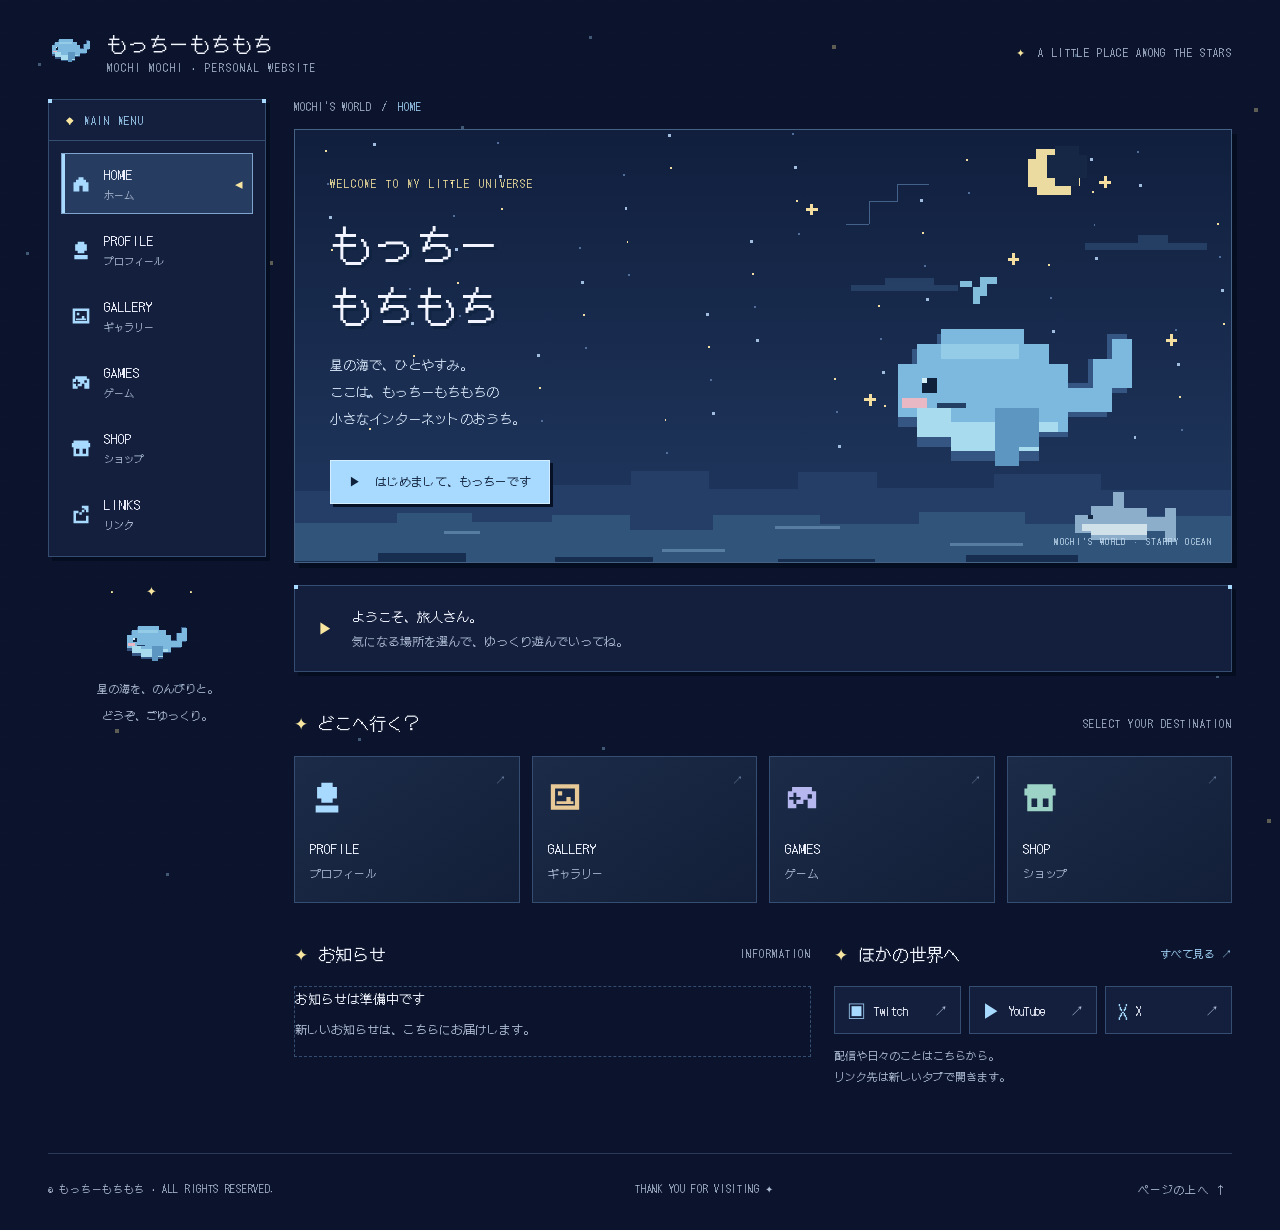
<file: index.html>
<!doctype html>
<html lang="ja"><head><meta charset="utf-8"><meta name="viewport" content="width=device-width,initial-scale=1"><title>もっちーもちもち | 星空の小さなおうち</title><meta name="description" content="VTuber・クリエイター「もっちーもちもち」の個人サイト。配信や作品の世界を、星空のホームページから探索しよう。"><meta name="theme-color" content="#0b142c"><meta property="og:title" content="もっちーもちもち | 星空の小さなおうち"><meta property="og:description" content="VTuber・クリエイター「もっちーもちもち」の個人サイト。配信や作品の世界を、星空のホームページから探索しよう。"><meta property="og:type" content="website"><meta property="og:locale" content="ja_JP"><link rel="icon" type="image/svg+xml" href="assets/images/whale.svg"><link rel="stylesheet" href="assets/css/style.css"><link rel="stylesheet" href="assets/css/layout.css"><script defer src="data/site.js"></script><script defer src="data/news.js"></script><script defer src="data/gallery.js"></script><script defer src="data/games.js"></script><script defer src="data/shop.js"></script><script defer src="assets/js/app.js"></script><script defer src="assets/js/layout.js"></script></head>
<body data-page="home" id="top"><a class="skip" href="#main">本文へスキップ</a><div class="stars" aria-hidden="true"></div><div id="site-shell"><header class="site-header"><a class="brand" href="index.html"><img src="assets/images/whale.svg" width="46" height="31" alt=""><span><strong>もっちーもちもち</strong><small>MOCHI MOCHI · PERSONAL WEBSITE</small></span></a><div class="header-note"><span>✦</span> A LITTLE PLACE AMONG THE STARS</div></header><div class="world"><aside class="sidebar"><nav class="window" aria-label="メインメニュー"><div class="window-title">MAIN MENU</div><div class="menu"><a href="index.html" aria-current="page"><svg class="icon" viewBox="0 0 24 24" aria-hidden="true" fill="currentColor"><path d="M3 10h3V7h3V4h6v3h3v3h3v11h-7v-7h-4v7H3Z"/></svg><span><b>HOME</b><small>ホーム</small></span></a><a href="profile.html"><svg class="icon" viewBox="0 0 24 24" aria-hidden="true" fill="currentColor"><path d="M8 2h8v3h3v8h-3v3H8v-3H5V5h3Zm-4 16h16v5H4Z"/></svg><span><b>PROFILE</b><small>プロフィール</small></span></a><a href="gallery.html"><svg class="icon" viewBox="0 0 24 24" aria-hidden="true" fill="currentColor"><path d="M2 3h20v18H2Zm3 3v12h14V6ZM7 8h3v3H7Zm3 7h3v-3h3v3h2v2H6v-2Z"/></svg><span><b>GALLERY</b><small>ギャラリー</small></span></a><a href="games.html"><svg class="icon" viewBox="0 0 24 24" aria-hidden="true" fill="currentColor"><path d="M5 5h14v3h3v12h-6v-3H8v3H2V8h3Zm1 4v3H3v2h3v3h2v-3h3v-2H8V9Zm10 1v3h3v-3Zm-3 4v3h3v-3Z"/></svg><span><b>GAMES</b><small>ゲーム</small></span></a><a href="shop.html"><svg class="icon" viewBox="0 0 24 24" aria-hidden="true" fill="currentColor"><path d="M3 3h18v3h2v5h-2v11H3V11H1V6h2Zm3 10v6h4v-6Zm8 0v6h4v-6Z"/></svg><span><b>SHOP</b><small>ショップ</small></span></a><a href="links.html"><svg class="icon" viewBox="0 0 24 24" aria-hidden="true" fill="currentColor"><path d="M13 2h8v8h-3V7h-2v3h-3v3h-3v-3h3V7h3V5h-3ZM3 8h6v3H6v9h12v-6h3v9H3Z"/></svg><span><b>LINKS</b><small>リンク</small></span></a></div></nav><div class="sidebar-bottom"><div class="tiny-stars" aria-hidden="true">· ✦ ·</div><img src="assets/images/whale.svg" width="72" height="47" alt="" loading="lazy"><p>星の海を、のんびりと。</p><p>どうぞ、ごゆっくり。</p></div></aside><main id="main" tabindex="-1"><div class="breadcrumb"><a href="index.html">MOCHI'S WORLD</a><span>/</span><span>HOME</span></div><section class="hero" aria-labelledby="home-title"><img class="hero-art" src="assets/images/star-ocean.svg" width="960" height="500" alt="星空の海を泳ぐドット絵のクジラとサメ"><div class="hero-content"><p class="eyebrow">WELCOME TO MY LITTLE UNIVERSE</p><h1 id="home-title"><span>もっちー</span><span>もちもち</span></h1><p class="intro">星の海で、ひとやすみ。<br>ここは、もっちーもちもちの<br>小さなインターネットのおうち。</p><a class="button" href="profile.html"><span aria-hidden="true">▶</span> はじめまして、もっちーです</a></div><span class="hero-coordinate">MOCHI'S WORLD · STARRY OCEAN</span></section>
<div class="welcome window"><span class="cursor" aria-hidden="true">▶</span><p><strong>ようこそ、旅人さん。</strong><br>気になる場所を選んで、ゆっくり遊んでいってね。</p></div>
<section class="section"><div class="section-heading"><h2>どこへ行く？</h2><small>SELECT YOUR DESTINATION</small></div><div class="destinations"><a class="destination" href="profile.html"><span class="arrow" aria-hidden="true">↗</span><svg class="icon" viewBox="0 0 24 24" aria-hidden="true" fill="currentColor"><path d="M8 2h8v3h3v8h-3v3H8v-3H5V5h3Zm-4 16h16v5H4Z"/></svg><b>PROFILE</b><small>プロフィール</small></a><a class="destination" href="gallery.html"><span class="arrow" aria-hidden="true">↗</span><svg class="icon" viewBox="0 0 24 24" aria-hidden="true" fill="currentColor"><path d="M2 3h20v18H2Zm3 3v12h14V6ZM7 8h3v3H7Zm3 7h3v-3h3v3h2v2H6v-2Z"/></svg><b>GALLERY</b><small>ギャラリー</small></a><a class="destination" href="games.html"><span class="arrow" aria-hidden="true">↗</span><svg class="icon" viewBox="0 0 24 24" aria-hidden="true" fill="currentColor"><path d="M5 5h14v3h3v12h-6v-3H8v3H2V8h3Zm1 4v3H3v2h3v3h2v-3h3v-2H8V9Zm10 1v3h3v-3Zm-3 4v3h3v-3Z"/></svg><b>GAMES</b><small>ゲーム</small></a><a class="destination" href="shop.html"><span class="arrow" aria-hidden="true">↗</span><svg class="icon" viewBox="0 0 24 24" aria-hidden="true" fill="currentColor"><path d="M3 3h18v3h2v5h-2v11H3V11H1V6h2Zm3 10v6h4v-6Zm8 0v6h4v-6Z"/></svg><b>SHOP</b><small>ショップ</small></a></div></section>
<div class="home-bottom"><section class="section"><div class="section-heading"><h2>お知らせ</h2><small>INFORMATION</small></div><ul class="news-list" data-news data-widget="news"><li class="quiet"><b>お知らせは準備中です</b><p>新しいお知らせは、こちらにお届けします。</p></li></ul></section><section class="section"><div class="section-heading"><h2>ほかの世界へ</h2><a href="links.html">すべて見る ↗</a></div><div class="socials-compact" data-socials="compact" data-widget="compact"></div><p class="subtle">配信や日々のことはこちらから。<br>リンク先は新しいタブで開きます。</p></section></div><noscript><p class="noscript">作品データとSNSリンクの表示にはJavaScriptを有効にしてください。各ページへの移動は上のメニューから行えます。</p></noscript></main></div><footer class="site-footer"><span>© もっちーもちもち · ALL RIGHTS RESERVED.</span><span>THANK YOU FOR VISITING <span aria-hidden="true">✦</span></span><a href="#top">ページの上へ ↑</a></footer></div><main id="custom-layout" hidden aria-label="ページ本文"></main></body></html>
</file>
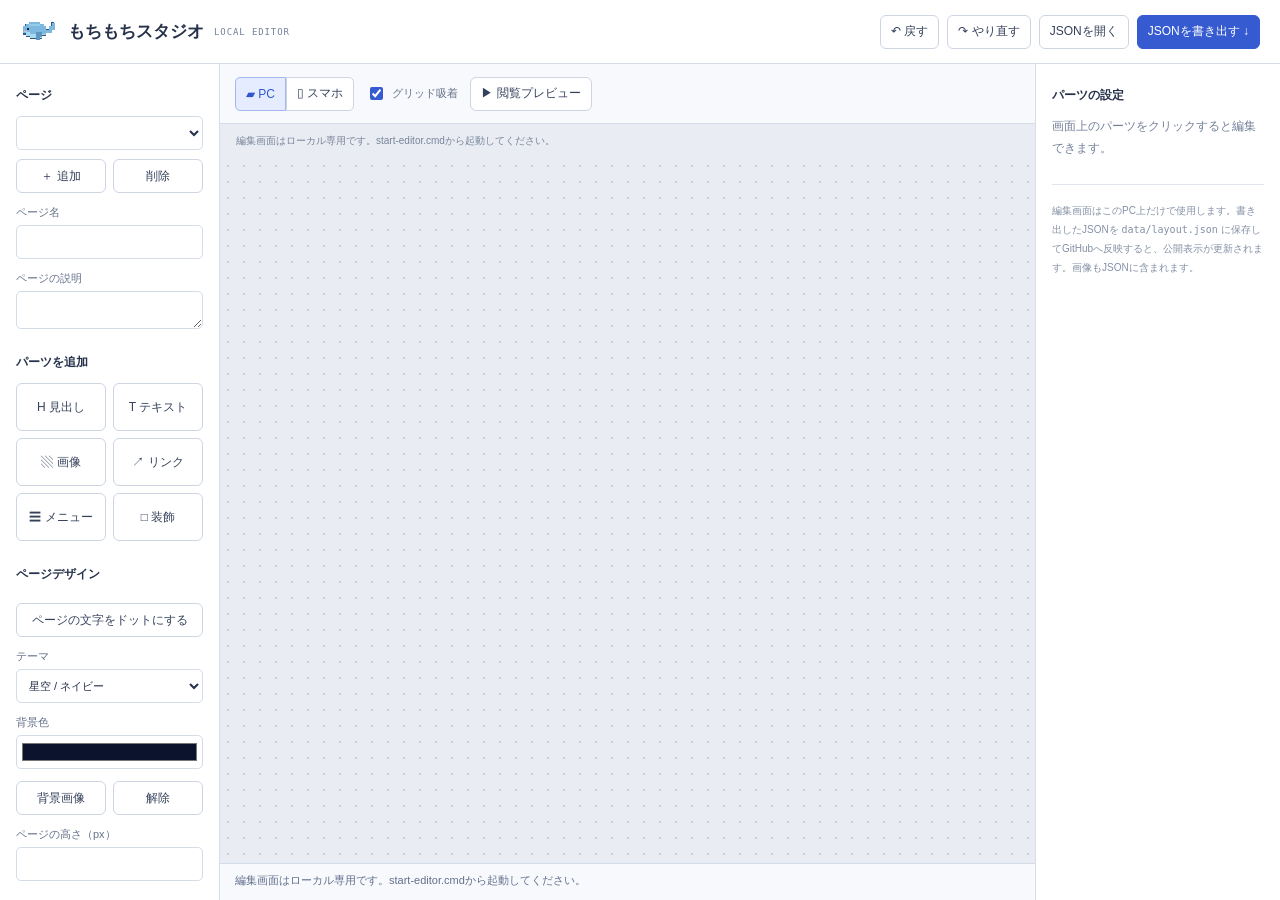
<file: editor/index.html>
<!doctype html>
<html lang="ja"><head><meta charset="utf-8"><meta name="viewport" content="width=device-width,initial-scale=1"><meta name="robots" content="noindex,nofollow"><title>もちもちスタジオ | ローカル編集</title><link rel="icon" href="../assets/images/whale.svg"><link rel="stylesheet" href="../assets/css/layout.css"><link rel="stylesheet" href="editor.css"><script defer src="../assets/js/layout.js"></script><script defer src="editor.js"></script></head>
<body><header class="editor-header"><div class="editor-brand"><img src="../assets/images/whale.svg" width="38" height="25" alt=""><strong>もちもちスタジオ</strong><span>LOCAL EDITOR</span></div><div class="header-actions"><button id="undo" title="Ctrl+Z">↶ 戻す</button><button id="redo" title="Ctrl+Shift+Z">↷ やり直す</button><button id="import">JSONを開く</button><button id="export" class="primary">JSONを書き出す ↓</button><input id="import-file" type="file" accept="application/json,.json" hidden></div></header>
<div class="editor-workspace"><aside class="left-panel"><h2>ページ</h2><select id="pages" aria-label="編集中のページ"></select><div class="button-row"><button id="add-page">＋ 追加</button><button id="delete-page">削除</button></div><label>ページ名<input id="page-title" maxlength="200"></label><label>ページの説明<textarea id="page-description" rows="2"></textarea></label><h2>パーツを追加</h2><div class="add-grid"><button data-add="heading">H 見出し</button><button data-add="text">T テキスト</button><button id="add-image">▧ 画像</button><button data-add="link">↗ リンク</button><button id="add-menu">☰ メニュー</button><button data-add="panel">□ 装飾</button></div><input id="image-file" type="file" accept="image/png,image/jpeg,image/webp,image/gif" multiple hidden>
<h2>ページデザイン</h2><button id="pixel-page" class="wide">ページの文字をドットにする</button><label>テーマ<select id="theme"><option value="starry">星空 / ネイビー</option><option value="paper">紙とインク / クリーム</option><option value="garden">ガーデン / セージ</option><option value="pop">ポップ / ラベンダー</option></select></label><label>背景色<input id="page-background" type="color" value="#0b142c"></label><div class="button-row"><button id="background-image">背景画像</button><button id="clear-background">解除</button></div><input id="background-file" type="file" accept="image/png,image/jpeg,image/webp,image/gif" hidden><label>ページの高さ（px）<input id="page-height" type="number" min="200" max="30000" step="10"></label><button id="reset-page" class="wide">標準デザインに戻す</button><h2>レイヤー</h2><div id="layers" class="layers" aria-label="要素の一覧"></div></aside>
<section class="canvas-area" aria-label="ビジュアル編集キャンバス"><div class="canvas-toolbar"><div class="segmented" role="group" aria-label="表示サイズ"><button id="desktop" aria-pressed="true">▰ PC</button><button id="mobile" aria-pressed="false">▯ スマホ</button></div><label class="check"><input id="snap" type="checkbox" checked> グリッド吸着</label><button id="preview" aria-pressed="false">▶ 閲覧プレビュー</button><span id="zoom"></span></div><p class="canvas-hint" id="hint">クリックで選択、ドラッグで移動。右下のハンドルでサイズ変更。PCとスマホの配置は個別に保存します。</p><div class="canvas-scroll" id="canvas-scroll"><div id="canvas-wrap"><div id="canvas" class="layout-stage"></div><div id="selection" hidden><span id="selection-name"></span><button id="resize-handle" aria-label="ドラッグしてサイズ変更" title="サイズ変更"></button></div></div></div><div id="status" role="status" aria-live="polite">エディターを起動しています…</div></section>
<aside class="right-panel"><h2>パーツの設定</h2><p id="no-selection" class="muted">画面上のパーツをクリックすると編集できます。</p><div id="inspector" hidden><label>名前<input id="element-name" maxlength="120"></label><label class="for-copy">文字<textarea id="element-text" rows="4"></textarea></label><label class="for-link">リンク先<input id="element-href" placeholder="https://… または profile.html"></label><label class="for-image">画像の説明（代替テキスト）<input id="element-alt"></label><label class="check for-image"><input id="element-pixel" type="checkbox"> ドットをくっきり表示</label><label class="for-image">画像の表示<select id="element-fit"><option value="contain">全体を収める</option><option value="cover">枠いっぱいに表示</option></select></label><button id="replace-image" class="for-image wide">画像を差し替え</button><input id="replace-file" type="file" accept="image/png,image/jpeg,image/webp,image/gif" hidden>
<div class="field-grid"><label>X<input id="element-x" type="number" min="-5000" max="30000"></label><label>Y<input id="element-y" type="number" min="-5000" max="30000"></label><label>幅<input id="element-w" type="number" min="1" max="10000"></label><label>高さ<input id="element-h" type="number" min="1" max="30000"></label></div><label class="check"><input id="element-hidden" type="checkbox"> この表示サイズで非表示</label><div class="for-copy"><label>フォント<select id="element-font"><option value="pixel">ドットゴシック（日・英）</option><option value="sans">ゴシック</option><option value="serif">明朝</option><option value="mono">等幅</option><option value="rounded">ラウンド</option></select></label><div class="field-grid"><label>文字サイズ<input id="element-fontSize" type="number" min="8" max="300"></label><label>文字色<input id="element-color" type="color"></label></div><label class="check"><input id="element-bold" type="checkbox"> 太字</label><label>文字揃え<select id="element-align"><option value="left">左</option><option value="center">中央</option><option value="right">右</option></select></label></div><div class="field-grid"><label>背景色<input id="element-background" type="color"></label><label>角丸<input id="element-radius" type="number" min="0" max="1000"></label><label>枠線色<input id="element-borderColor" type="color"></label><label>枠線幅<input id="element-borderWidth" type="number" min="0" max="30"></label></div><button id="transparent" class="wide">背景を透明にする</button><label>重なり順<input id="element-z" type="number" min="-1000" max="10000"></label><div class="button-row"><button id="backward">↓ 背面</button><button id="forward">↑ 前面</button></div><div class="button-row"><button id="duplicate">複製</button><button id="delete" class="danger">削除</button></div></div><div class="editor-note">編集画面はこのPC上だけで使用します。書き出したJSONを <code>data/layout.json</code> に保存してGitHubへ反映すると、公開表示が更新されます。画像もJSONに含まれます。</div></aside></div>
<dialog id="page-dialog"><form method="dialog"><h2>新しいページ</h2><label>ページ名<input id="new-page-title" required maxlength="100" value="新しいページ"></label><p class="muted">ページのURLは自動で作成します。</p><div class="button-row"><button value="cancel" formnovalidate>キャンセル</button><button id="confirm-page" value="create" class="primary">作成</button></div></form></dialog>
<iframe id="baseline-frame" title="標準レイアウトの取り込み" tabindex="-1" aria-hidden="true"></iframe></body></html>
</file>
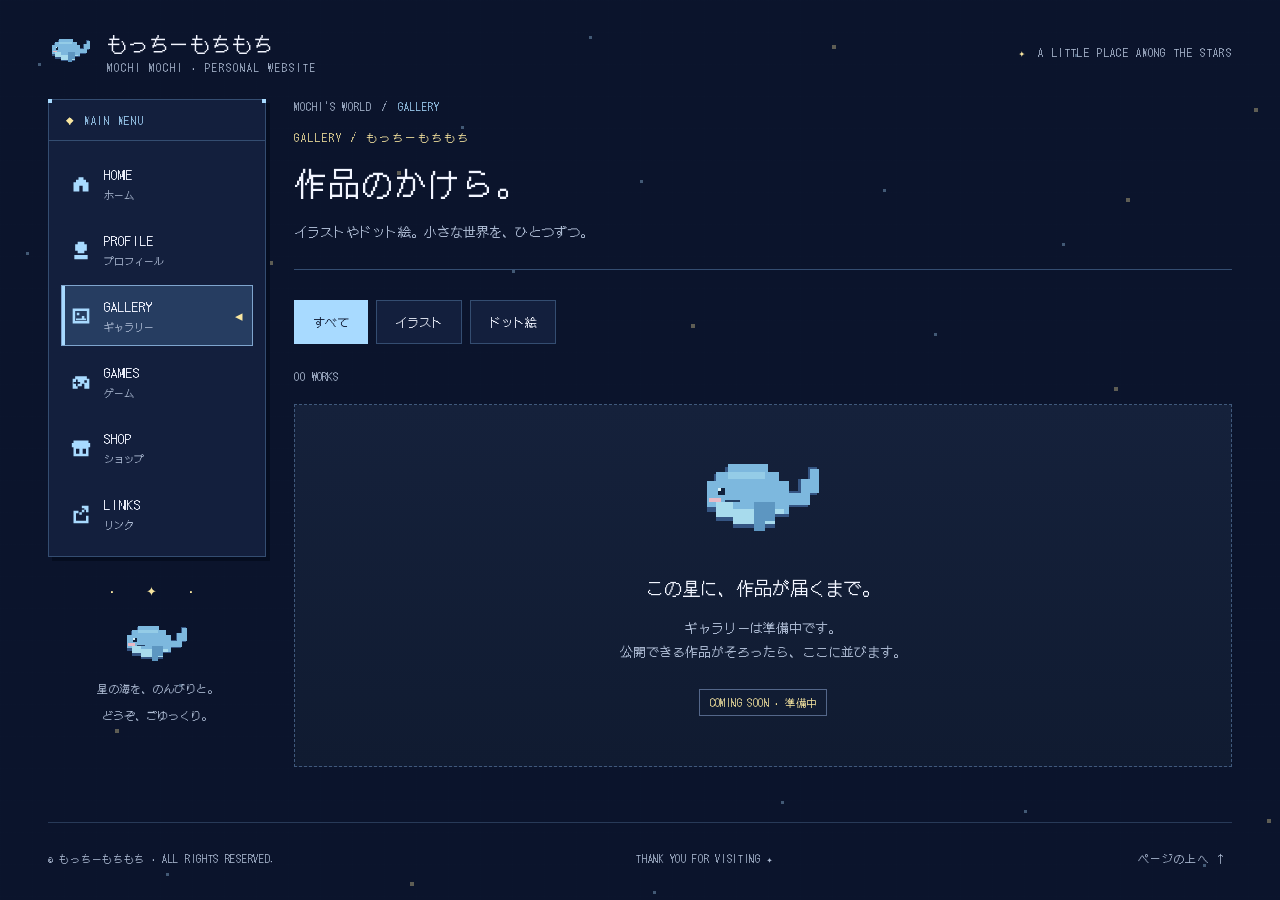
<file: gallery.html>
<!doctype html>
<html lang="ja"><head><meta charset="utf-8"><meta name="viewport" content="width=device-width,initial-scale=1"><title>ギャラリー | もっちーもちもち</title><meta name="description" content="もっちーもちもちのイラスト・ドット絵ギャラリー。"><meta name="theme-color" content="#0b142c"><meta property="og:title" content="ギャラリー | もっちーもちもち"><meta property="og:description" content="もっちーもちもちのイラスト・ドット絵ギャラリー。"><meta property="og:type" content="website"><meta property="og:locale" content="ja_JP"><link rel="icon" type="image/svg+xml" href="assets/images/whale.svg"><link rel="stylesheet" href="assets/css/style.css"><link rel="stylesheet" href="assets/css/layout.css"><script defer src="data/site.js"></script><script defer src="data/news.js"></script><script defer src="data/gallery.js"></script><script defer src="data/games.js"></script><script defer src="data/shop.js"></script><script defer src="assets/js/app.js"></script><script defer src="assets/js/layout.js"></script></head>
<body data-page="gallery" id="top"><a class="skip" href="#main">本文へスキップ</a><div class="stars" aria-hidden="true"></div><div id="site-shell"><header class="site-header"><a class="brand" href="index.html"><img src="assets/images/whale.svg" width="46" height="31" alt=""><span><strong>もっちーもちもち</strong><small>MOCHI MOCHI · PERSONAL WEBSITE</small></span></a><div class="header-note"><span>✦</span> A LITTLE PLACE AMONG THE STARS</div></header><div class="world"><aside class="sidebar"><nav class="window" aria-label="メインメニュー"><div class="window-title">MAIN MENU</div><div class="menu"><a href="index.html"><svg class="icon" viewBox="0 0 24 24" aria-hidden="true" fill="currentColor"><path d="M3 10h3V7h3V4h6v3h3v3h3v11h-7v-7h-4v7H3Z"/></svg><span><b>HOME</b><small>ホーム</small></span></a><a href="profile.html"><svg class="icon" viewBox="0 0 24 24" aria-hidden="true" fill="currentColor"><path d="M8 2h8v3h3v8h-3v3H8v-3H5V5h3Zm-4 16h16v5H4Z"/></svg><span><b>PROFILE</b><small>プロフィール</small></span></a><a href="gallery.html" aria-current="page"><svg class="icon" viewBox="0 0 24 24" aria-hidden="true" fill="currentColor"><path d="M2 3h20v18H2Zm3 3v12h14V6ZM7 8h3v3H7Zm3 7h3v-3h3v3h2v2H6v-2Z"/></svg><span><b>GALLERY</b><small>ギャラリー</small></span></a><a href="games.html"><svg class="icon" viewBox="0 0 24 24" aria-hidden="true" fill="currentColor"><path d="M5 5h14v3h3v12h-6v-3H8v3H2V8h3Zm1 4v3H3v2h3v3h2v-3h3v-2H8V9Zm10 1v3h3v-3Zm-3 4v3h3v-3Z"/></svg><span><b>GAMES</b><small>ゲーム</small></span></a><a href="shop.html"><svg class="icon" viewBox="0 0 24 24" aria-hidden="true" fill="currentColor"><path d="M3 3h18v3h2v5h-2v11H3V11H1V6h2Zm3 10v6h4v-6Zm8 0v6h4v-6Z"/></svg><span><b>SHOP</b><small>ショップ</small></span></a><a href="links.html"><svg class="icon" viewBox="0 0 24 24" aria-hidden="true" fill="currentColor"><path d="M13 2h8v8h-3V7h-2v3h-3v3h-3v-3h3V7h3V5h-3ZM3 8h6v3H6v9h12v-6h3v9H3Z"/></svg><span><b>LINKS</b><small>リンク</small></span></a></div></nav><div class="sidebar-bottom"><div class="tiny-stars" aria-hidden="true">· ✦ ·</div><img src="assets/images/whale.svg" width="72" height="47" alt="" loading="lazy"><p>星の海を、のんびりと。</p><p>どうぞ、ごゆっくり。</p></div></aside><main id="main" tabindex="-1"><div class="breadcrumb"><a href="index.html">MOCHI'S WORLD</a><span>/</span><span>GALLERY</span></div><div class="page-heading"><p class="eyebrow">GALLERY / もっちーもちもち</p><h1>作品のかけら。</h1><p>イラストやドット絵。小さな世界を、ひとつずつ。</p></div><div data-widget="gallery"><div class="filters" data-filters role="group" aria-label="作品のカテゴリ"></div><p class="collection-count" data-count aria-live="polite">00 WORKS</p><div class="cards" data-gallery></div><div class="empty-state" data-empty><img src="assets/images/whale.svg" width="136" height="90" alt="" loading="lazy"><h2>この星に、作品が届くまで。</h2><p>ギャラリーは準備中です。<br>公開できる作品がそろったら、ここに並びます。</p><span class="tag">COMING SOON · 準備中</span></div><dialog id="art-dialog" aria-labelledby="art-title" aria-describedby="art-description"><div class="dialog-bar"><span>GALLERY / VIEW</span><button type="button" class="dialog-close" aria-label="拡大表示を閉じる" autofocus>×</button></div><img class="dialog-image" src="assets/images/placeholder.svg" alt=""><div class="dialog-copy"><h2 id="art-title"></h2><p id="art-description"></p></div></dialog></div><noscript><p class="noscript">作品データとSNSリンクの表示にはJavaScriptを有効にしてください。各ページへの移動は上のメニューから行えます。</p></noscript></main></div><footer class="site-footer"><span>© もっちーもちもち · ALL RIGHTS RESERVED.</span><span>THANK YOU FOR VISITING <span aria-hidden="true">✦</span></span><a href="#top">ページの上へ ↑</a></footer></div><main id="custom-layout" hidden aria-label="ページ本文"></main></body></html>
</file>
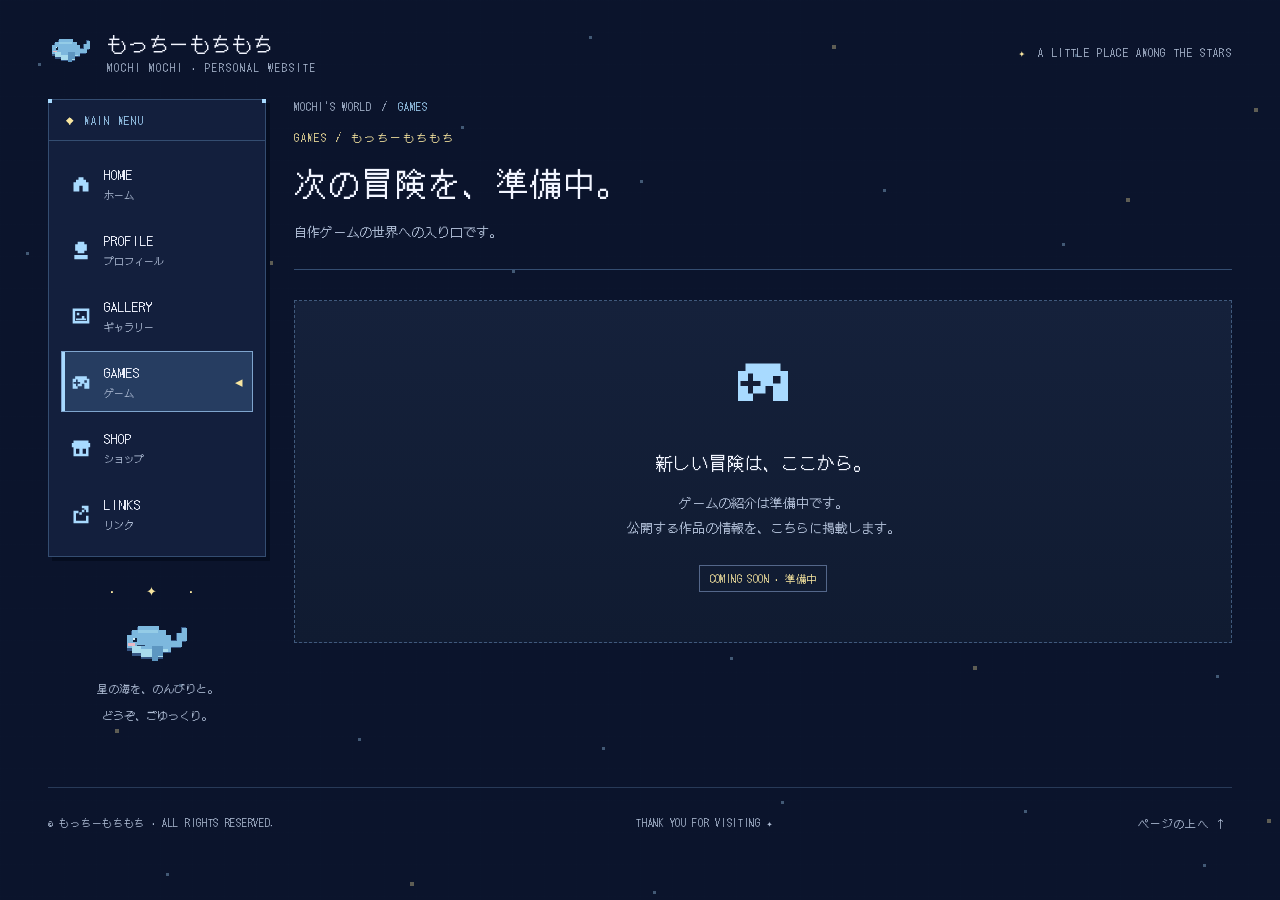
<file: games.html>
<!doctype html>
<html lang="ja"><head><meta charset="utf-8"><meta name="viewport" content="width=device-width,initial-scale=1"><title>ゲーム | もっちーもちもち</title><meta name="description" content="もっちーもちもちの自作ゲーム紹介ページ。"><meta name="theme-color" content="#0b142c"><meta property="og:title" content="ゲーム | もっちーもちもち"><meta property="og:description" content="もっちーもちもちの自作ゲーム紹介ページ。"><meta property="og:type" content="website"><meta property="og:locale" content="ja_JP"><link rel="icon" type="image/svg+xml" href="assets/images/whale.svg"><link rel="stylesheet" href="assets/css/style.css"><link rel="stylesheet" href="assets/css/layout.css"><script defer src="data/site.js"></script><script defer src="data/news.js"></script><script defer src="data/gallery.js"></script><script defer src="data/games.js"></script><script defer src="data/shop.js"></script><script defer src="assets/js/app.js"></script><script defer src="assets/js/layout.js"></script></head>
<body data-page="games" id="top"><a class="skip" href="#main">本文へスキップ</a><div class="stars" aria-hidden="true"></div><div id="site-shell"><header class="site-header"><a class="brand" href="index.html"><img src="assets/images/whale.svg" width="46" height="31" alt=""><span><strong>もっちーもちもち</strong><small>MOCHI MOCHI · PERSONAL WEBSITE</small></span></a><div class="header-note"><span>✦</span> A LITTLE PLACE AMONG THE STARS</div></header><div class="world"><aside class="sidebar"><nav class="window" aria-label="メインメニュー"><div class="window-title">MAIN MENU</div><div class="menu"><a href="index.html"><svg class="icon" viewBox="0 0 24 24" aria-hidden="true" fill="currentColor"><path d="M3 10h3V7h3V4h6v3h3v3h3v11h-7v-7h-4v7H3Z"/></svg><span><b>HOME</b><small>ホーム</small></span></a><a href="profile.html"><svg class="icon" viewBox="0 0 24 24" aria-hidden="true" fill="currentColor"><path d="M8 2h8v3h3v8h-3v3H8v-3H5V5h3Zm-4 16h16v5H4Z"/></svg><span><b>PROFILE</b><small>プロフィール</small></span></a><a href="gallery.html"><svg class="icon" viewBox="0 0 24 24" aria-hidden="true" fill="currentColor"><path d="M2 3h20v18H2Zm3 3v12h14V6ZM7 8h3v3H7Zm3 7h3v-3h3v3h2v2H6v-2Z"/></svg><span><b>GALLERY</b><small>ギャラリー</small></span></a><a href="games.html" aria-current="page"><svg class="icon" viewBox="0 0 24 24" aria-hidden="true" fill="currentColor"><path d="M5 5h14v3h3v12h-6v-3H8v3H2V8h3Zm1 4v3H3v2h3v3h2v-3h3v-2H8V9Zm10 1v3h3v-3Zm-3 4v3h3v-3Z"/></svg><span><b>GAMES</b><small>ゲーム</small></span></a><a href="shop.html"><svg class="icon" viewBox="0 0 24 24" aria-hidden="true" fill="currentColor"><path d="M3 3h18v3h2v5h-2v11H3V11H1V6h2Zm3 10v6h4v-6Zm8 0v6h4v-6Z"/></svg><span><b>SHOP</b><small>ショップ</small></span></a><a href="links.html"><svg class="icon" viewBox="0 0 24 24" aria-hidden="true" fill="currentColor"><path d="M13 2h8v8h-3V7h-2v3h-3v3h-3v-3h3V7h3V5h-3ZM3 8h6v3H6v9h12v-6h3v9H3Z"/></svg><span><b>LINKS</b><small>リンク</small></span></a></div></nav><div class="sidebar-bottom"><div class="tiny-stars" aria-hidden="true">· ✦ ·</div><img src="assets/images/whale.svg" width="72" height="47" alt="" loading="lazy"><p>星の海を、のんびりと。</p><p>どうぞ、ごゆっくり。</p></div></aside><main id="main" tabindex="-1"><div class="breadcrumb"><a href="index.html">MOCHI'S WORLD</a><span>/</span><span>GAMES</span></div><div class="page-heading"><p class="eyebrow">GAMES / もっちーもちもち</p><h1>次の冒険を、準備中。</h1><p>自作ゲームの世界への入り口です。</p></div><div data-widget="games"><div class="cards" data-collection="games"></div><div class="empty-state" data-empty><svg class="icon" viewBox="0 0 24 24" aria-hidden="true" fill="currentColor"><path d="M5 5h14v3h3v12h-6v-3H8v3H2V8h3Zm1 4v3H3v2h3v3h2v-3h3v-2H8V9Zm10 1v3h3v-3Zm-3 4v3h3v-3Z"/></svg><h2>新しい冒険は、ここから。</h2><p>ゲームの紹介は準備中です。<br>公開する作品の情報を、こちらに掲載します。</p><span class="tag">COMING SOON · 準備中</span></div></div><noscript><p class="noscript">作品データとSNSリンクの表示にはJavaScriptを有効にしてください。各ページへの移動は上のメニューから行えます。</p></noscript></main></div><footer class="site-footer"><span>© もっちーもちもち · ALL RIGHTS RESERVED.</span><span>THANK YOU FOR VISITING <span aria-hidden="true">✦</span></span><a href="#top">ページの上へ ↑</a></footer></div><main id="custom-layout" hidden aria-label="ページ本文"></main></body></html>
</file>
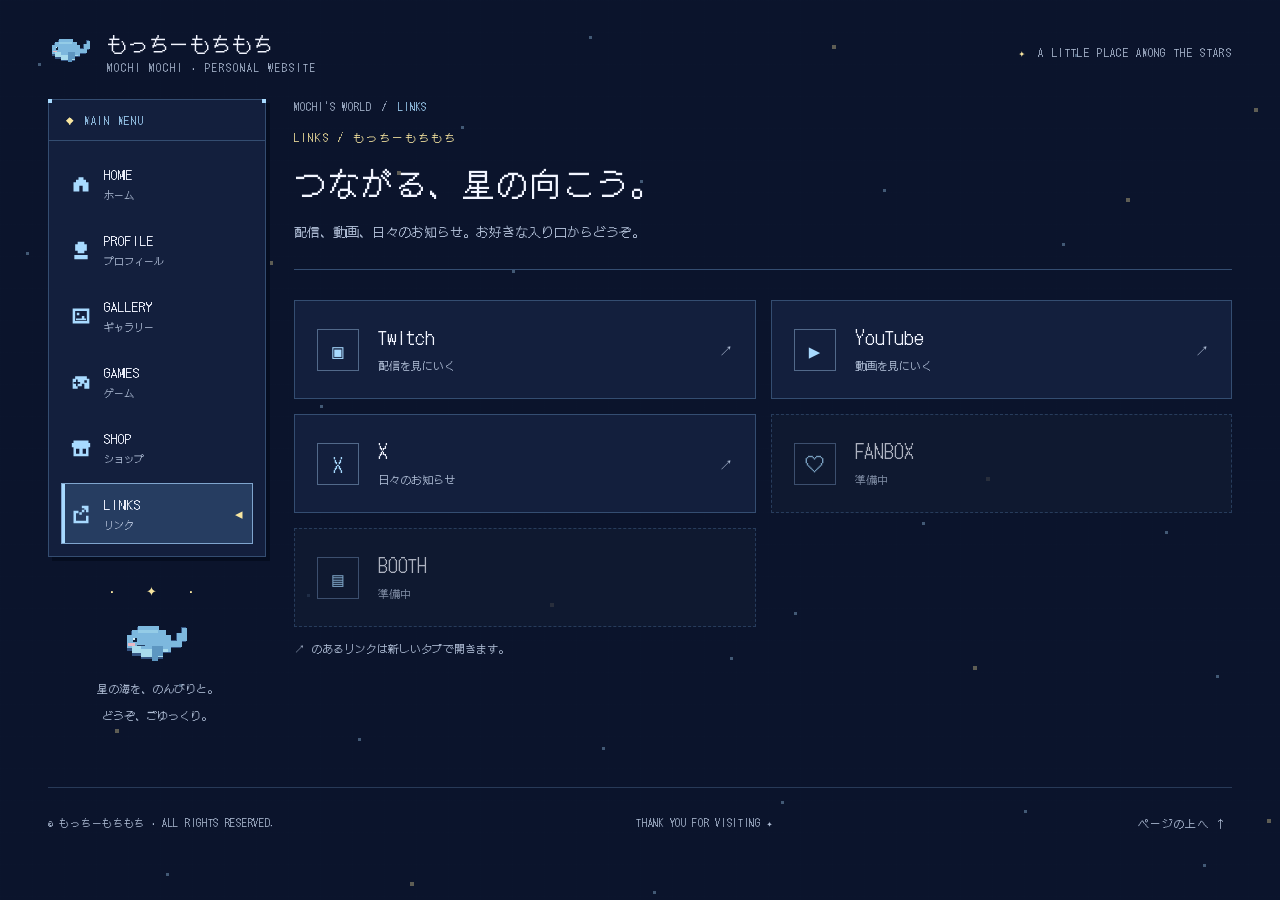
<file: links.html>
<!doctype html>
<html lang="ja"><head><meta charset="utf-8"><meta name="viewport" content="width=device-width,initial-scale=1"><title>リンク | もっちーもちもち</title><meta name="description" content="もっちーもちもちのTwitch・YouTube・Xなど、配信・SNSリンク。"><meta name="theme-color" content="#0b142c"><meta property="og:title" content="リンク | もっちーもちもち"><meta property="og:description" content="もっちーもちもちのTwitch・YouTube・Xなど、配信・SNSリンク。"><meta property="og:type" content="website"><meta property="og:locale" content="ja_JP"><link rel="icon" type="image/svg+xml" href="assets/images/whale.svg"><link rel="stylesheet" href="assets/css/style.css"><link rel="stylesheet" href="assets/css/layout.css"><script defer src="data/site.js"></script><script defer src="data/news.js"></script><script defer src="data/gallery.js"></script><script defer src="data/games.js"></script><script defer src="data/shop.js"></script><script defer src="assets/js/app.js"></script><script defer src="assets/js/layout.js"></script></head>
<body data-page="links" id="top"><a class="skip" href="#main">本文へスキップ</a><div class="stars" aria-hidden="true"></div><div id="site-shell"><header class="site-header"><a class="brand" href="index.html"><img src="assets/images/whale.svg" width="46" height="31" alt=""><span><strong>もっちーもちもち</strong><small>MOCHI MOCHI · PERSONAL WEBSITE</small></span></a><div class="header-note"><span>✦</span> A LITTLE PLACE AMONG THE STARS</div></header><div class="world"><aside class="sidebar"><nav class="window" aria-label="メインメニュー"><div class="window-title">MAIN MENU</div><div class="menu"><a href="index.html"><svg class="icon" viewBox="0 0 24 24" aria-hidden="true" fill="currentColor"><path d="M3 10h3V7h3V4h6v3h3v3h3v11h-7v-7h-4v7H3Z"/></svg><span><b>HOME</b><small>ホーム</small></span></a><a href="profile.html"><svg class="icon" viewBox="0 0 24 24" aria-hidden="true" fill="currentColor"><path d="M8 2h8v3h3v8h-3v3H8v-3H5V5h3Zm-4 16h16v5H4Z"/></svg><span><b>PROFILE</b><small>プロフィール</small></span></a><a href="gallery.html"><svg class="icon" viewBox="0 0 24 24" aria-hidden="true" fill="currentColor"><path d="M2 3h20v18H2Zm3 3v12h14V6ZM7 8h3v3H7Zm3 7h3v-3h3v3h2v2H6v-2Z"/></svg><span><b>GALLERY</b><small>ギャラリー</small></span></a><a href="games.html"><svg class="icon" viewBox="0 0 24 24" aria-hidden="true" fill="currentColor"><path d="M5 5h14v3h3v12h-6v-3H8v3H2V8h3Zm1 4v3H3v2h3v3h2v-3h3v-2H8V9Zm10 1v3h3v-3Zm-3 4v3h3v-3Z"/></svg><span><b>GAMES</b><small>ゲーム</small></span></a><a href="shop.html"><svg class="icon" viewBox="0 0 24 24" aria-hidden="true" fill="currentColor"><path d="M3 3h18v3h2v5h-2v11H3V11H1V6h2Zm3 10v6h4v-6Zm8 0v6h4v-6Z"/></svg><span><b>SHOP</b><small>ショップ</small></span></a><a href="links.html" aria-current="page"><svg class="icon" viewBox="0 0 24 24" aria-hidden="true" fill="currentColor"><path d="M13 2h8v8h-3V7h-2v3h-3v3h-3v-3h3V7h3V5h-3ZM3 8h6v3H6v9h12v-6h3v9H3Z"/></svg><span><b>LINKS</b><small>リンク</small></span></a></div></nav><div class="sidebar-bottom"><div class="tiny-stars" aria-hidden="true">· ✦ ·</div><img src="assets/images/whale.svg" width="72" height="47" alt="" loading="lazy"><p>星の海を、のんびりと。</p><p>どうぞ、ごゆっくり。</p></div></aside><main id="main" tabindex="-1"><div class="breadcrumb"><a href="index.html">MOCHI'S WORLD</a><span>/</span><span>LINKS</span></div><div class="page-heading"><p class="eyebrow">LINKS / もっちーもちもち</p><h1>つながる、星の向こう。</h1><p>配信、動画、日々のお知らせ。お好きな入り口からどうぞ。</p></div><div data-widget="links"><div class="links-grid" data-socials="full"></div><p class="subtle">↗ のあるリンクは新しいタブで開きます。</p></div><noscript><p class="noscript">作品データとSNSリンクの表示にはJavaScriptを有効にしてください。各ページへの移動は上のメニューから行えます。</p></noscript></main></div><footer class="site-footer"><span>© もっちーもちもち · ALL RIGHTS RESERVED.</span><span>THANK YOU FOR VISITING <span aria-hidden="true">✦</span></span><a href="#top">ページの上へ ↑</a></footer></div><main id="custom-layout" hidden aria-label="ページ本文"></main></body></html>
</file>
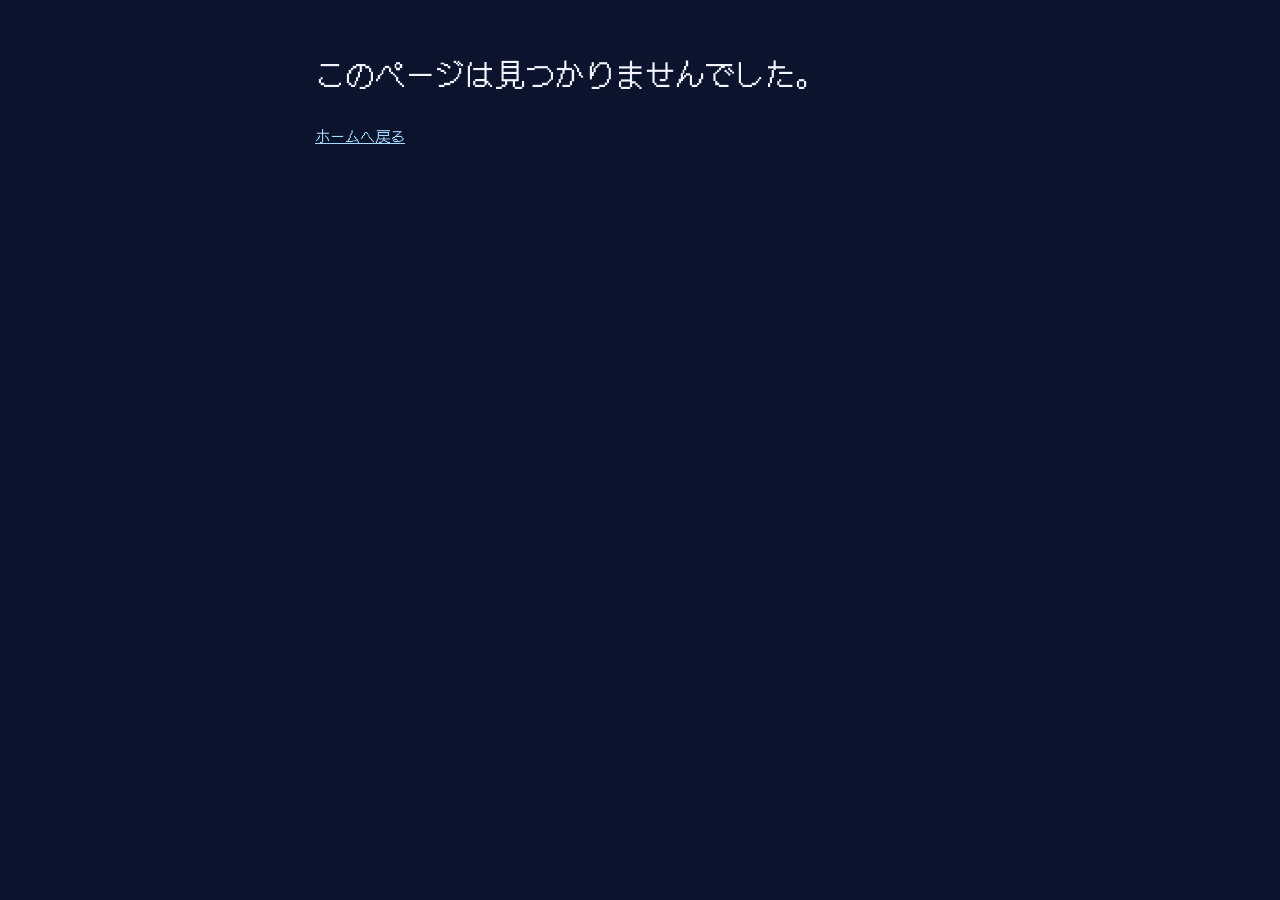
<file: page.html>
<!doctype html><html lang="ja"><head><meta charset="utf-8"><meta name="viewport" content="width=device-width,initial-scale=1"><title>ページ | もっちーもちもち</title><meta name="description" content="もっちーもちもちの個人サイト"><link rel="icon" href="assets/images/whale.svg"><link rel="stylesheet" href="assets/css/style.css"><link rel="stylesheet" href="assets/css/layout.css"><script defer src="assets/js/layout.js"></script></head><body><a class="skip" href="#custom-layout">本文へスキップ</a><div id="site-shell" class="layout-notice"><p>ページを読み込んでいます。</p><a href="index.html">ホームへ戻る</a><noscript>このページの表示にはJavaScriptを有効にしてください。</noscript></div><main id="custom-layout" hidden aria-label="ページ本文"></main></body></html>
</file>
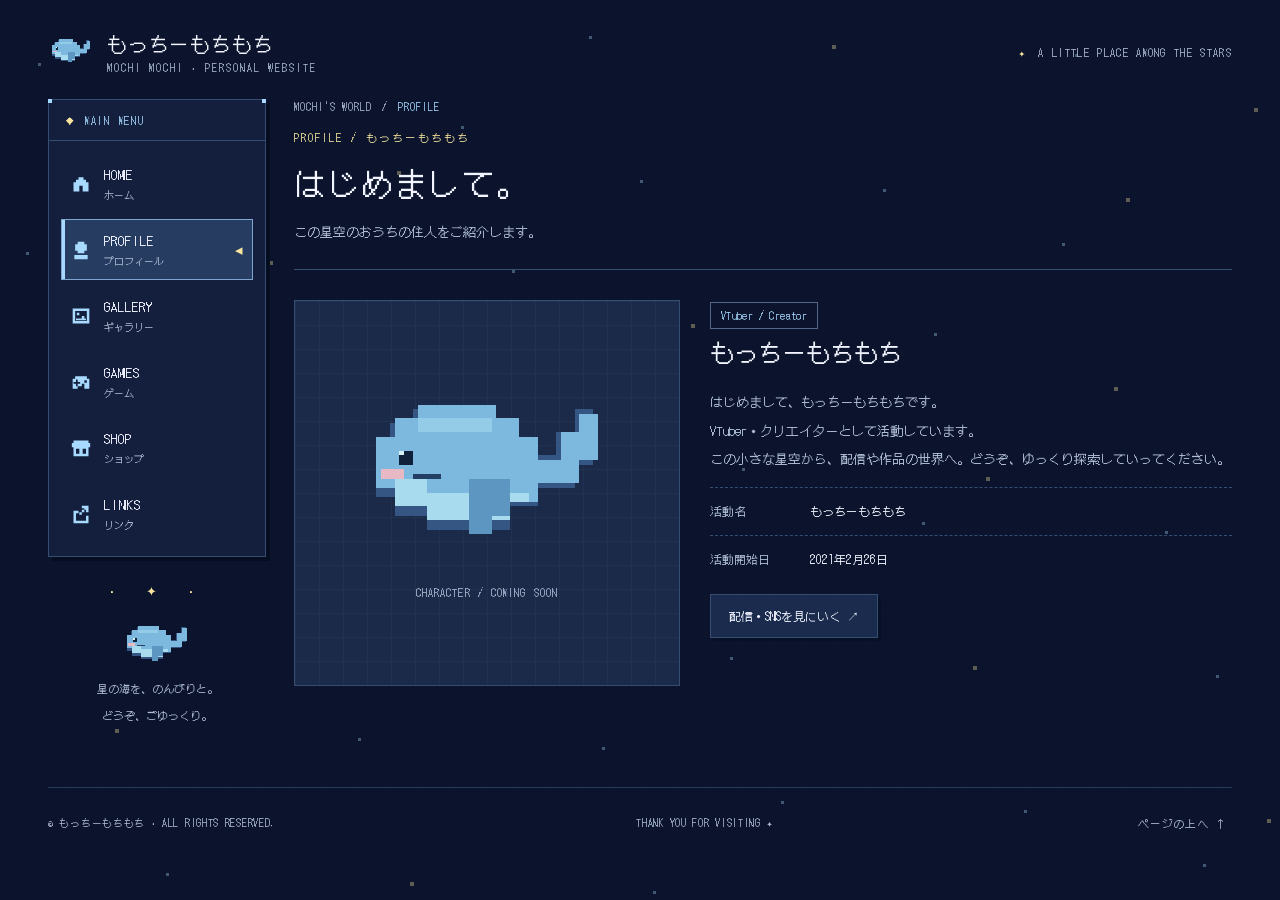
<file: profile.html>
<!doctype html>
<html lang="ja"><head><meta charset="utf-8"><meta name="viewport" content="width=device-width,initial-scale=1"><title>プロフィール | もっちーもちもち</title><meta name="description" content="もっちーもちもちのプロフィール。2021年2月26日からVTuber・クリエイターとして活動しています。"><meta name="theme-color" content="#0b142c"><meta property="og:title" content="プロフィール | もっちーもちもち"><meta property="og:description" content="もっちーもちもちのプロフィール。2021年2月26日からVTuber・クリエイターとして活動しています。"><meta property="og:type" content="website"><meta property="og:locale" content="ja_JP"><link rel="icon" type="image/svg+xml" href="assets/images/whale.svg"><link rel="stylesheet" href="assets/css/style.css"><link rel="stylesheet" href="assets/css/layout.css"><script defer src="data/site.js"></script><script defer src="data/news.js"></script><script defer src="data/gallery.js"></script><script defer src="data/games.js"></script><script defer src="data/shop.js"></script><script defer src="assets/js/app.js"></script><script defer src="assets/js/layout.js"></script></head>
<body data-page="profile" id="top"><a class="skip" href="#main">本文へスキップ</a><div class="stars" aria-hidden="true"></div><div id="site-shell"><header class="site-header"><a class="brand" href="index.html"><img src="assets/images/whale.svg" width="46" height="31" alt=""><span><strong>もっちーもちもち</strong><small>MOCHI MOCHI · PERSONAL WEBSITE</small></span></a><div class="header-note"><span>✦</span> A LITTLE PLACE AMONG THE STARS</div></header><div class="world"><aside class="sidebar"><nav class="window" aria-label="メインメニュー"><div class="window-title">MAIN MENU</div><div class="menu"><a href="index.html"><svg class="icon" viewBox="0 0 24 24" aria-hidden="true" fill="currentColor"><path d="M3 10h3V7h3V4h6v3h3v3h3v11h-7v-7h-4v7H3Z"/></svg><span><b>HOME</b><small>ホーム</small></span></a><a href="profile.html" aria-current="page"><svg class="icon" viewBox="0 0 24 24" aria-hidden="true" fill="currentColor"><path d="M8 2h8v3h3v8h-3v3H8v-3H5V5h3Zm-4 16h16v5H4Z"/></svg><span><b>PROFILE</b><small>プロフィール</small></span></a><a href="gallery.html"><svg class="icon" viewBox="0 0 24 24" aria-hidden="true" fill="currentColor"><path d="M2 3h20v18H2Zm3 3v12h14V6ZM7 8h3v3H7Zm3 7h3v-3h3v3h2v2H6v-2Z"/></svg><span><b>GALLERY</b><small>ギャラリー</small></span></a><a href="games.html"><svg class="icon" viewBox="0 0 24 24" aria-hidden="true" fill="currentColor"><path d="M5 5h14v3h3v12h-6v-3H8v3H2V8h3Zm1 4v3H3v2h3v3h2v-3h3v-2H8V9Zm10 1v3h3v-3Zm-3 4v3h3v-3Z"/></svg><span><b>GAMES</b><small>ゲーム</small></span></a><a href="shop.html"><svg class="icon" viewBox="0 0 24 24" aria-hidden="true" fill="currentColor"><path d="M3 3h18v3h2v5h-2v11H3V11H1V6h2Zm3 10v6h4v-6Zm8 0v6h4v-6Z"/></svg><span><b>SHOP</b><small>ショップ</small></span></a><a href="links.html"><svg class="icon" viewBox="0 0 24 24" aria-hidden="true" fill="currentColor"><path d="M13 2h8v8h-3V7h-2v3h-3v3h-3v-3h3V7h3V5h-3ZM3 8h6v3H6v9h12v-6h3v9H3Z"/></svg><span><b>LINKS</b><small>リンク</small></span></a></div></nav><div class="sidebar-bottom"><div class="tiny-stars" aria-hidden="true">· ✦ ·</div><img src="assets/images/whale.svg" width="72" height="47" alt="" loading="lazy"><p>星の海を、のんびりと。</p><p>どうぞ、ごゆっくり。</p></div></aside><main id="main" tabindex="-1"><div class="breadcrumb"><a href="index.html">MOCHI'S WORLD</a><span>/</span><span>PROFILE</span></div><div class="page-heading"><p class="eyebrow">PROFILE / もっちーもちもち</p><h1>はじめまして。</h1><p>この星空のおうちの住人をご紹介します。</p></div><section class="profile-layout"><div class="portrait" data-portrait><img src="assets/images/whale.svg" width="232" height="152" alt="プロフィール画像は準備中です"><span>CHARACTER / COMING SOON</span></div><div class="profile-copy"><span class="tag">VTuber / Creator</span><h2>もっちーもちもち</h2><p data-bio>VTuber・クリエイターとして活動しています。</p><dl><div><dt>活動名</dt><dd>もっちーもちもち</dd></div><div><dt>活動開始日</dt><dd><time datetime="2021-02-26" data-started>2021年2月26日</time></dd></div></dl><a class="button secondary" href="links.html">配信・SNSを見にいく ↗</a></div></section><noscript><p class="noscript">作品データとSNSリンクの表示にはJavaScriptを有効にしてください。各ページへの移動は上のメニューから行えます。</p></noscript></main></div><footer class="site-footer"><span>© もっちーもちもち · ALL RIGHTS RESERVED.</span><span>THANK YOU FOR VISITING <span aria-hidden="true">✦</span></span><a href="#top">ページの上へ ↑</a></footer></div><main id="custom-layout" hidden aria-label="ページ本文"></main></body></html>
</file>
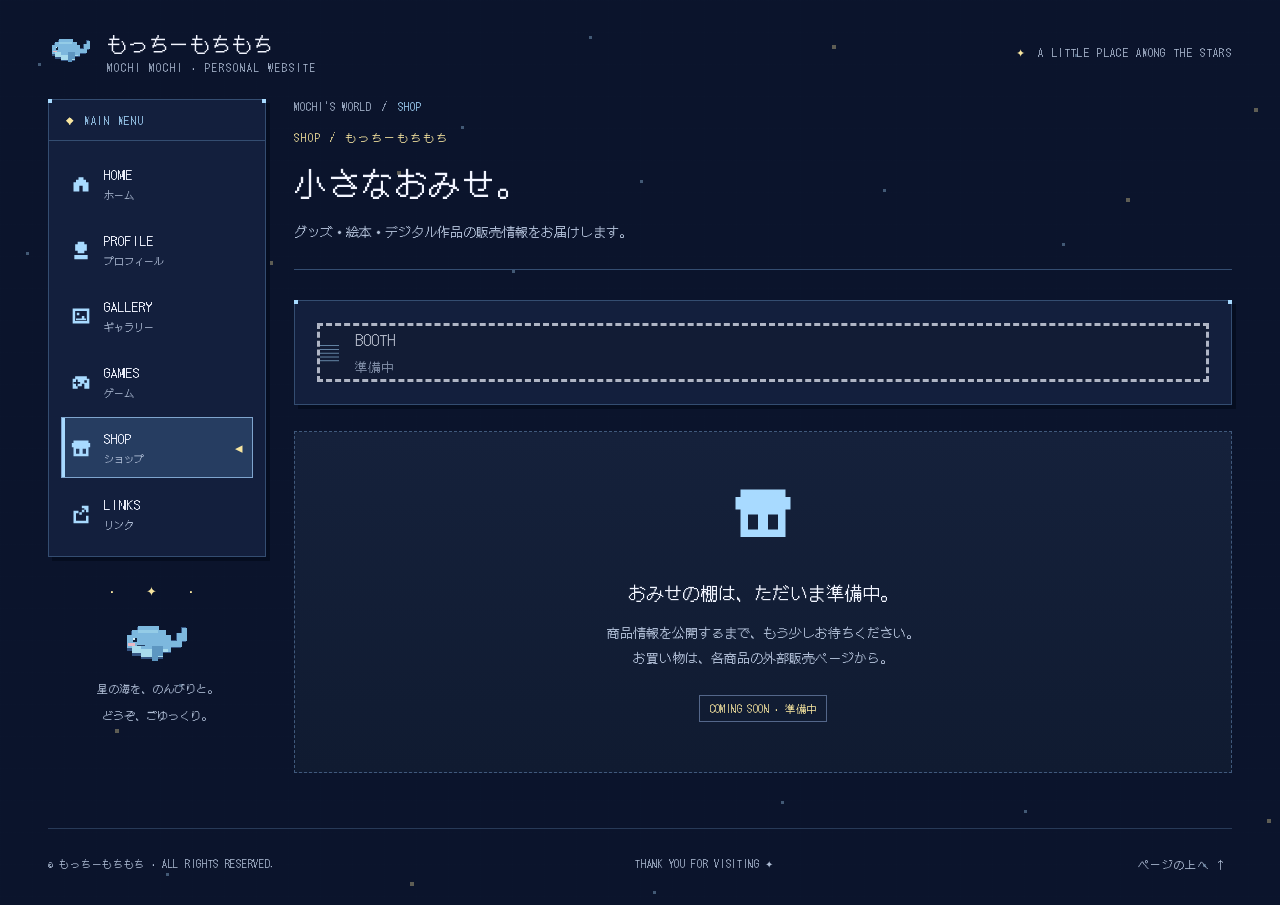
<file: shop.html>
<!doctype html>
<html lang="ja"><head><meta charset="utf-8"><meta name="viewport" content="width=device-width,initial-scale=1"><title>ショップ | もっちーもちもち</title><meta name="description" content="もっちーもちもちのグッズ・絵本・デジタル作品の販売情報。"><meta name="theme-color" content="#0b142c"><meta property="og:title" content="ショップ | もっちーもちもち"><meta property="og:description" content="もっちーもちもちのグッズ・絵本・デジタル作品の販売情報。"><meta property="og:type" content="website"><meta property="og:locale" content="ja_JP"><link rel="icon" type="image/svg+xml" href="assets/images/whale.svg"><link rel="stylesheet" href="assets/css/style.css"><link rel="stylesheet" href="assets/css/layout.css"><script defer src="data/site.js"></script><script defer src="data/news.js"></script><script defer src="data/gallery.js"></script><script defer src="data/games.js"></script><script defer src="data/shop.js"></script><script defer src="assets/js/app.js"></script><script defer src="assets/js/layout.js"></script></head>
<body data-page="shop" id="top"><a class="skip" href="#main">本文へスキップ</a><div class="stars" aria-hidden="true"></div><div id="site-shell"><header class="site-header"><a class="brand" href="index.html"><img src="assets/images/whale.svg" width="46" height="31" alt=""><span><strong>もっちーもちもち</strong><small>MOCHI MOCHI · PERSONAL WEBSITE</small></span></a><div class="header-note"><span>✦</span> A LITTLE PLACE AMONG THE STARS</div></header><div class="world"><aside class="sidebar"><nav class="window" aria-label="メインメニュー"><div class="window-title">MAIN MENU</div><div class="menu"><a href="index.html"><svg class="icon" viewBox="0 0 24 24" aria-hidden="true" fill="currentColor"><path d="M3 10h3V7h3V4h6v3h3v3h3v11h-7v-7h-4v7H3Z"/></svg><span><b>HOME</b><small>ホーム</small></span></a><a href="profile.html"><svg class="icon" viewBox="0 0 24 24" aria-hidden="true" fill="currentColor"><path d="M8 2h8v3h3v8h-3v3H8v-3H5V5h3Zm-4 16h16v5H4Z"/></svg><span><b>PROFILE</b><small>プロフィール</small></span></a><a href="gallery.html"><svg class="icon" viewBox="0 0 24 24" aria-hidden="true" fill="currentColor"><path d="M2 3h20v18H2Zm3 3v12h14V6ZM7 8h3v3H7Zm3 7h3v-3h3v3h2v2H6v-2Z"/></svg><span><b>GALLERY</b><small>ギャラリー</small></span></a><a href="games.html"><svg class="icon" viewBox="0 0 24 24" aria-hidden="true" fill="currentColor"><path d="M5 5h14v3h3v12h-6v-3H8v3H2V8h3Zm1 4v3H3v2h3v3h2v-3h3v-2H8V9Zm10 1v3h3v-3Zm-3 4v3h3v-3Z"/></svg><span><b>GAMES</b><small>ゲーム</small></span></a><a href="shop.html" aria-current="page"><svg class="icon" viewBox="0 0 24 24" aria-hidden="true" fill="currentColor"><path d="M3 3h18v3h2v5h-2v11H3V11H1V6h2Zm3 10v6h4v-6Zm8 0v6h4v-6Z"/></svg><span><b>SHOP</b><small>ショップ</small></span></a><a href="links.html"><svg class="icon" viewBox="0 0 24 24" aria-hidden="true" fill="currentColor"><path d="M13 2h8v8h-3V7h-2v3h-3v3h-3v-3h3V7h3V5h-3ZM3 8h6v3H6v9h12v-6h3v9H3Z"/></svg><span><b>LINKS</b><small>リンク</small></span></a></div></nav><div class="sidebar-bottom"><div class="tiny-stars" aria-hidden="true">· ✦ ·</div><img src="assets/images/whale.svg" width="72" height="47" alt="" loading="lazy"><p>星の海を、のんびりと。</p><p>どうぞ、ごゆっくり。</p></div></aside><main id="main" tabindex="-1"><div class="breadcrumb"><a href="index.html">MOCHI'S WORLD</a><span>/</span><span>SHOP</span></div><div class="page-heading"><p class="eyebrow">SHOP / もっちーもちもち</p><h1>小さなおみせ。</h1><p>グッズ・絵本・デジタル作品の販売情報をお届けします。</p></div><div data-widget="shop"><div class="window shop-link" data-shop-link></div><div class="cards" data-collection="shop"></div><div class="empty-state" data-empty><svg class="icon" viewBox="0 0 24 24" aria-hidden="true" fill="currentColor"><path d="M3 3h18v3h2v5h-2v11H3V11H1V6h2Zm3 10v6h4v-6Zm8 0v6h4v-6Z"/></svg><h2>おみせの棚は、ただいま準備中。</h2><p>商品情報を公開するまで、もう少しお待ちください。<br>お買い物は、各商品の外部販売ページから。</p><span class="tag">COMING SOON · 準備中</span></div></div><noscript><p class="noscript">作品データとSNSリンクの表示にはJavaScriptを有効にしてください。各ページへの移動は上のメニューから行えます。</p></noscript></main></div><footer class="site-footer"><span>© もっちーもちもち · ALL RIGHTS RESERVED.</span><span>THANK YOU FOR VISITING <span aria-hidden="true">✦</span></span><a href="#top">ページの上へ ↑</a></footer></div><main id="custom-layout" hidden aria-label="ページ本文"></main></body></html>
</file>
<file: assets/css/style.css>
@import url('./fonts.css');

:root {
  --bg: #0b142c;
  --panel: #131f3d;
  --panel-light: #1a2b4d;
  --line: #344d71;
  --text: #f2f5ff;
  --muted: #afbdd5;
  --blue: #a8daff;
  --yellow: #f8e6a0;
  --shadow: #050d20;
  --body-font: 'DotGothic16', 'Yu Gothic', 'Hiragino Kaku Gothic ProN', Meiryo, sans-serif;
  --mono-font: 'DotGothic16', 'Courier New', Meiryo, monospace;
  font-synthesis: none;
}
* { box-sizing: border-box; }
html { scroll-behavior: smooth; color-scheme: dark; }
body { margin: 0; background: var(--bg); color: var(--text); font-family: var(--body-font); font-size: 15px; line-height: 1.9; overflow-wrap: anywhere; }
body::before { content: ''; position: fixed; inset: 0; z-index: -2; background-image: linear-gradient(#121f381f 1px, transparent 1px),linear-gradient(90deg,#121f381f 1px,transparent 1px); background-size: 32px 32px; }
a { color: inherit; text-decoration: none; }
button { font: inherit; color: inherit; cursor: pointer; }
button, a { -webkit-tap-highlight-color: transparent; }
button:disabled { cursor: default; }
img { display: block; max-width: 100%; height: auto; }
button, input { border-radius: 0; }
:focus-visible { outline: 3px solid var(--yellow); outline-offset: 6px; }
::selection { background: var(--blue); color: var(--bg); }
[hidden] { display: none !important; }
.skip { position: fixed; top: -100px; left: 20px; padding: 10px 20px; background: var(--yellow); color: var(--bg); z-index: 10; }
.skip:focus { top: 10px; }
.stars { position: fixed; inset: 0; overflow: hidden; z-index: -1; pointer-events: none; }
.star { position: absolute; width: 3px; height: 3px; background: var(--blue); opacity: .35; animation: twinkle 6s steps(3,end) infinite; }
.star:nth-child(3n) { background: var(--yellow); width: 4px; height: 4px; }
@keyframes twinkle { 50% { opacity: .08; } }
.site-header { max-width: 1256px; margin: auto; padding: 28px 36px 24px; display: flex; align-items: center; justify-content: space-between; gap: 20px; }
.brand { display: flex; align-items: center; gap: 13px; }
.brand img { width: 46px; image-rendering: pixelated; }
.brand strong { display: block; font-size: 20px; letter-spacing: .04em; line-height: 1.6; }
.brand small { display: block; font: 10px var(--mono-font); letter-spacing: .2em; color: var(--muted); }
.header-note { display: flex; gap: 12px; align-items: center; font: 11px var(--mono-font); color: var(--muted); letter-spacing: .12em; }
.header-note span { color: var(--yellow); }
.world { max-width: 1256px; margin: 0 auto; padding: 0 36px; display: grid; grid-template-columns: 218px minmax(0,1fr); gap: 28px; align-items: start; }
.sidebar { position: sticky; top: 24px; }
.window { border: 1px solid var(--line); background: var(--panel); box-shadow: 4px 4px 0 var(--shadow); position: relative; }
.window::before, .window::after { position: absolute; content: ''; width: 4px; height: 4px; background: var(--blue); top: -1px; }
.window::before { left: -1px; }
.window::after { right: -1px; }
.window-title { display: flex; align-items: center; gap: 9px; padding: 12px 17px; border-bottom: 1px solid var(--line); font: bold 11px var(--mono-font); letter-spacing: .16em; color: var(--blue); }
.window-title::before { content: '◆'; font-size: 8px; color: var(--yellow); }
.menu { padding: 12px; display: grid; gap: 5px; }
.menu a { display: grid; grid-template-columns: 22px 1fr 8px; align-items: center; gap: 11px; padding: 11px 9px; border: 1px solid transparent; transition: background .15s, border-color .15s; }
.menu a:hover { border-color: var(--blue); background: #243d60; }
.menu a[aria-current='page'] { border-color: #7fa5ce; background: #263d61; box-shadow: inset 3px 0 0 var(--blue); }
.menu a[aria-current='page']::after { content: '◂'; color: var(--yellow); }
.menu svg { width: 20px; height: 20px; color: var(--blue); }
.menu b { font: bold 13px var(--mono-font); letter-spacing: .08em; display: block; }
.menu small { font-size: 10px; color: var(--muted); line-height: 1.5; display: block; margin-top: 3px; }
.sidebar-bottom { margin-top: 22px; text-align: center; color: var(--muted); font-size: 11px; }
.sidebar-bottom img { width: 72px; margin: 0 auto 10px; }
.sidebar-bottom p { margin: 6px 0; }
.sidebar-bottom .tiny-stars { font-size: 13px; letter-spacing: 12px; color: var(--yellow); margin: 17px 0; }
main { min-width: 0; animation: arrival .3s ease-out; }
@keyframes arrival { from { opacity: .3; transform: translateY(5px); } to { opacity: 1; transform: none; } }
.breadcrumb { display: flex; align-items: center; gap: 10px; color: var(--muted); font: 10px var(--mono-font); letter-spacing: .1em; margin-bottom: 15px; }
.breadcrumb span:last-child { color: var(--blue); }
.hero { position: relative; overflow: hidden; min-height: 434px; background: #101d3b; border: 1px solid #456184; box-shadow: 5px 5px 0 var(--shadow); }
.hero-art { position: absolute; inset: 0; width: 100%; height: 100%; object-fit: cover; image-rendering: pixelated; }
.hero-content { position: relative; z-index: 1; padding: 45px 35px 40px; width: 65%; }
.eyebrow { font: 11px var(--mono-font); color: var(--yellow); letter-spacing: .18em; margin: 0 0 22px; }
.hero h1 { font-size: clamp(30px,3.2vw,43px); line-height: 1.5; letter-spacing: .04em; margin: 0 0 15px; text-shadow: 3px 3px 0 #102340; }
.hero h1 span { display: block; }
.hero .intro { font-size: 13px; color: #ceddf0; margin-bottom: 27px; line-height: 2.1; }
.button { display: inline-flex; justify-content: center; align-items: center; min-height: 44px; gap: 14px; padding: 9px 18px; background: var(--blue); border: 1px solid #d4edff; color: #10213b; box-shadow: 3px 3px 0 #071126; font-weight: 700; font-size: 12px; transition: box-shadow .15s, background .15s, transform .15s; }
.button:hover { background: #d8eeff; box-shadow: 3px 3px 0 #071126,0 0 18px #a8daff45; transform: translateY(-2px); }
.button.secondary { background: var(--panel-light); color: var(--text); border-color: var(--line); }
.button.secondary:hover { background: #294365; border-color: var(--blue); }
.hero-coordinate { position: absolute; right: 19px; bottom: 14px; font: 9px var(--mono-font); letter-spacing: .15em; color: #c0d9ee; }
.welcome { margin-top: 22px; padding: 19px 23px; display: flex; align-items: center; gap: 19px; }
.welcome .cursor { color: var(--yellow); font-size: 15px; }
.welcome p { margin: 0; font-size: 12px; color: var(--muted); }
.welcome strong { color: var(--text); font-size: 13px; }
.section { margin-top: 35px; }
.section-heading { display: flex; align-items: center; justify-content: space-between; gap: 15px; margin-bottom: 16px; }
.section-heading h2 { font-size: 17px; margin: 0; display: flex; align-items: center; gap: 10px; }
.section-heading h2::before { content: '✦'; color: var(--yellow); font-size: 17px; }
.section-heading small { font: 10px var(--mono-font); letter-spacing: .15em; color: var(--muted); }
.section-heading a { color: var(--blue); font-size: 11px; }
.destinations { display: grid; grid-template-columns: repeat(4,minmax(0,1fr)); gap: 12px; }
.destination { position: relative; padding: 23px 15px 15px; border: 1px solid var(--line); background: linear-gradient(145deg,#1b2b48,#131f38); transition: transform .15s,border-color .15s,box-shadow .15s; }
.destination:hover { transform: translateY(-4px); border-color: var(--blue); box-shadow: 0 0 20px #a8daff15; }
.destination .icon { width: 34px; height: 34px; color: var(--blue); margin-bottom: 17px; }
.destination:nth-child(2) .icon { color: #e6c997; }
.destination:nth-child(3) .icon { color: #b6b7ef; }
.destination:nth-child(4) .icon { color: #9cd3c6; }
.destination b { display: block; font: bold 13px var(--mono-font); letter-spacing: .08em; }
.destination small { color: var(--muted); font-size: 11px; }
.destination .arrow { position: absolute; right: 13px; top: 12px; color: #728aab; font-size: 11px; }
.home-bottom { display: grid; grid-template-columns: 1.3fr 1fr; gap: 23px; }
.news-list { list-style: none; padding: 0; margin: 0; }
.news-list li { padding: 15px 0; border-bottom: 1px dashed var(--line); font-size: 12px; }
.news-list li:first-child { padding-top: 0; }
.news-list time { color: var(--blue); font: 11px var(--mono-font); margin-right: 12px; }
.news-list p { margin: 8px 0 0; color: var(--muted); white-space: pre-line; }
.news-list a { text-decoration: underline; text-underline-offset: 4px; }
.quiet { padding: 20px; border: 1px dashed var(--line); font-size: 12px; color: var(--muted); }
.quiet p { margin: 0; }
.quiet b { color: var(--text); display: block; margin-bottom: 6px; font-size: 13px; }
.socials-compact { display: flex; flex-wrap: wrap; gap: 8px; }
.socials-compact .social { min-height: 48px; padding: 8px 12px; display: flex; align-items: center; gap: 8px; border: 1px solid var(--line); background: var(--panel); font: bold 12px var(--mono-font); flex: 1; }
.social:hover { border-color: var(--blue); background: #233a5d; box-shadow: 0 0 15px #a8daff16; }
.social-symbol { color: var(--blue); font: bold 19px var(--mono-font); }
.external { color: var(--muted); margin-left: auto; font-size: 14px; }
.subtle { font-size: 11px; color: var(--muted); }
.site-footer { max-width: 1184px; margin: 55px auto 0; border-top: 1px solid #283a58; padding: 22px 0 28px; display: flex; align-items: center; justify-content: space-between; color: var(--muted); gap: 15px; font: 10px var(--mono-font); letter-spacing: .07em; }
.site-footer a { font-size: 11px; padding: 5px; }
.page-heading { margin: 12px 0 30px; padding-bottom: 25px; border-bottom: 1px solid var(--line); }
.page-heading .eyebrow { margin-bottom: 7px; }
.page-heading h1 { font-size: 32px; margin: 0 0 7px; letter-spacing: .05em; }
.page-heading p:last-child { margin: 0; color: var(--muted); font-size: 13px; }
.profile-layout { display: grid; grid-template-columns: .85fr 1.15fr; gap: 30px; align-items: start; }
.portrait { background: #1b2a49; aspect-ratio: 1; border: 1px solid var(--line); display: grid; align-content: center; justify-items: center; gap: 22px; position: relative; background-image: linear-gradient(#6c8cb211 1px, transparent 1px), linear-gradient(90deg,#6c8cb211 1px,transparent 1px); background-size: 24px 24px; }
.portrait img { width: 70%; image-rendering: pixelated; }
.portrait.has-image { display: block; }
.portrait.has-image img { width: 100%; height: 100%; object-fit: contain; image-rendering: auto; }
.portrait span { font: 11px var(--mono-font); color: var(--muted); letter-spacing: .1em; }
.profile-copy h2 { font-size: 24px; margin: 0 0 10px; }
.tag { display: inline-block; padding: 3px 10px; border: 1px solid #54678a; color: var(--blue); font-size: 10px; letter-spacing: .04em; }
.profile-copy p { white-space: pre-line; color: var(--muted); font-size: 13px; line-height: 2.2; }
dl { font-size: 12px; }
dl div { display: flex; gap: 20px; border-top: 1px dashed var(--line); padding: 12px 0; }
dt { color: var(--muted); min-width: 80px; }
dd { margin: 0; }
.filters { display: flex; gap: 8px; flex-wrap: wrap; margin-bottom: 24px; }
.filter { min-height: 44px; padding: 7px 18px; background: var(--panel); border: 1px solid var(--line); font-size: 12px; }
.filter:hover { border-color: var(--blue); }
.filter[aria-pressed='true'] { background: var(--blue); color: var(--bg); border-color: var(--blue); }
.collection-count { font: 11px var(--mono-font); color: var(--muted); margin-bottom: 20px; }
.empty-state { padding: 50px 25px; text-align: center; border: 1px dashed #40597c; background: linear-gradient(180deg,#15213b,#101b31); }
.empty-state img { width: 136px; margin: 0 auto 25px; }
.empty-state .icon { width: 60px; height: 60px; color: var(--blue); margin: 0 auto 25px; }
.empty-state h2 { font-size: 18px; margin: 0 0 12px; }
.empty-state p { font-size: 13px; color: var(--muted); margin: 0; }
.empty-state .tag { margin-top: 24px; color: var(--yellow); }
.cards { display: grid; grid-template-columns: repeat(2,minmax(0,1fr)); gap: 22px; }
.work-card { overflow: hidden; background: var(--panel); border: 1px solid var(--line); }
.work-card > button { background: transparent; padding: 0; border: 0; text-align: left; display: block; width: 100%; }
.work-card button:hover img { transform: scale(1.025); }
.work-card img { width: 100%; aspect-ratio: 4/3; object-fit: cover; transition: transform .2s; background: var(--panel-light); }
.card-copy { padding: 20px; }
.card-copy h2 { font-size: 17px; margin: 7px 0 10px; }
.card-copy p { font-size: 12px; color: var(--muted); white-space: pre-line; }
.card-copy .button { margin-top: 10px; }
.links-grid { display: grid; grid-template-columns: repeat(2,minmax(0,1fr)); gap: 15px; }
.links-grid .social { display: flex; align-items: center; gap: 19px; padding: 22px; background: var(--panel); border: 1px solid var(--line); transition: background .15s,border .15s; }
.links-grid .social-symbol { width: 42px; height: 42px; display: grid; place-items: center; border: 1px solid #52698a; }
.links-grid b { display: block; font: bold 18px var(--mono-font); }
.links-grid small { display: block; font-size: 11px; color: var(--muted); margin-top: 6px; }
.social.is-pending { opacity: .7; background: #121c32; border-style: dashed; }
.shop-link { padding: 22px; margin-bottom: 26px; }
.shop-link .social { display: flex; align-items: center; gap: 16px; }
.shop-link small { display: block; color: var(--muted); }
dialog { width: min(900px,calc(100% - 36px)); max-height: calc(100dvh - 40px); padding: 0; background: var(--panel); color: var(--text); border: 2px solid var(--blue); box-shadow: 7px 7px 0 #050d20; }
dialog::backdrop { background: #030b20e8; }
.dialog-bar { position: sticky; top: 0; background: var(--panel); display: flex; align-items: center; justify-content: space-between; padding: 10px 16px; border-bottom: 1px solid var(--line); z-index: 1; }
.dialog-bar span { font: 12px var(--mono-font); color: var(--blue); }
.dialog-close { min-width: 44px; min-height: 44px; border: 1px solid var(--line); background: var(--panel-light); font-size: 20px; }
.dialog-image { width: 100%; max-height: 65dvh; object-fit: contain; background: #091225; }
.dialog-copy { padding: 18px 24px; }
.dialog-copy h2 { margin: 0 0 6px; font-size: 20px; }
.dialog-copy p { margin: 0; font-size: 13px; color: var(--muted); white-space: pre-line; }
.noscript { padding: 16px; border: 1px solid var(--yellow); color: var(--yellow); margin: 20px 0; }
@media (min-width: 1400px) { .hero { min-height: 460px; } .hero-content { padding-top: 55px; } }
@media (max-width: 1050px) { .site-header { padding-inline: 24px; } .world { padding-inline: 24px; grid-template-columns: 185px minmax(0,1fr); gap: 22px; } .hero-content { padding: 35px 26px; width: 75%; } .hero { min-height: 410px; } .hero-art { object-position: 57% center; } .destinations { grid-template-columns: repeat(2,minmax(0,1fr)); } .destination { padding: 17px; } .home-bottom { grid-template-columns: 1fr; gap: 0; } .site-footer { margin-inline: 24px; } .profile-layout { grid-template-columns: 1fr; } .portrait { max-width: 330px; width: 100%; } }
@media (max-width: 700px) {
  .site-header { padding: 23px 20px; } .brand strong { font-size: 17px; } .brand small { font-size: 8px; } .brand img { width: 38px; } .header-note { display: none; }
  .world { display: flex; flex-direction: column; padding-inline: 20px; gap: 25px; } .sidebar { position: static; width: 100%; } .sidebar-bottom { display: none; }
  .window-title { padding-block: 10px; } .menu { padding: 8px; gap: 2px; } .menu a { padding: 8px 12px; min-height: 47px; grid-template-columns: 21px 1fr 10px; } .menu a span { display: flex; align-items: baseline; gap: 13px; } .menu small { margin: 0; } .menu b { width: 68px; font-size: 12px; } .menu svg { width: 17px; }
  main { width: 100%; } .breadcrumb { margin-bottom: 12px; } .hero { min-height: 550px; } .hero-content { width: 100%; padding: 27px 23px; } .hero h1 { font-size: 35px; line-height: 1.45; } .hero .intro { font-size: 12px; max-width: 245px; margin-bottom: 20px; } .hero .eyebrow { font-size: 9px; margin-bottom: 15px; } .hero-art { object-position: 74% bottom; height: 70%; top: auto; } .hero::after { content: ''; position: absolute; inset: 0; background: linear-gradient(#101d3b 20%,#101d3b00 70%); pointer-events: none; } .hero-coordinate { z-index: 1; font-size: 8px; }
  .welcome { padding: 17px; gap: 12px; } .section { margin-top: 28px; } .section-heading small { font-size: 9px; } .destination { min-height: 143px; } .site-footer { margin-top: 38px; flex-wrap: wrap; line-height: 1.8; font-size: 9px; }
  .page-heading h1 { font-size: 28px; } .page-heading { margin-bottom: 25px; } .cards,.links-grid { grid-template-columns: 1fr; } .empty-state { padding: 40px 17px; } .empty-state h2 { font-size: 16px; } .filter { padding-inline: 12px; } .links-grid .social { padding: 19px; }
}
@media (prefers-reduced-motion: reduce) { html { scroll-behavior: auto; } *, *::before, *::after { animation: none !important; transition: none !important; } .destination:hover,.button:hover,.work-card button:hover img { transform: none; } }
</file>
<file: assets/css/layout.css>
@import url('./fonts.css');

.layout-stage { position: relative; transform-origin: top left; overflow: hidden; isolation: isolate; }
.layout-element { position: absolute; box-sizing: border-box; margin: 0; overflow-wrap: anywhere; min-width: 0; }
.layout-element.kind-text, .layout-element.kind-heading { white-space: pre-wrap; }
.layout-element.kind-link { display: flex; align-items: center; white-space: pre-wrap; text-decoration: none; transition: filter .15s; }
.layout-element.kind-link:hover { filter: brightness(1.2); }
.layout-element.kind-image { object-fit: contain; pointer-events: none; }
.layout-element.pixel { image-rendering: pixelated; }
.kind-widget iframe { width: 100%; height: 100%; border: 0; display: block; }
#custom-layout { position: relative; margin: 0 auto; animation: none; }
.layout-notice { max-width: 700px; margin: 10vh auto; padding: 25px; }
.layout-notice a { text-decoration: underline; color: #a8daff; }
body.custom-active > .stars, body.custom-active::before { display: none; }
</file>
<file: editor/editor.css>
:root { color-scheme: light; font-family: 'Yu Gothic',Meiryo,sans-serif; font-size: 12px; color: #26314a; background: #e9edf3; }
* { box-sizing: border-box; }
body { margin: 0; overflow: hidden; }
button,input,select,textarea { font: inherit; }
button { border: 1px solid #cdd5e2; background: #fff; color: #35415b; border-radius: 6px; min-height: 34px; padding: 6px 10px; cursor: pointer; }
button:hover { border-color: #7187c7; background: #f0f3ff; }
button:disabled { opacity: .4; cursor: default; }
:focus-visible { outline: 3px solid #6a82e0; outline-offset: 2px; }
button.primary { background: #365bd1; color: #fff; border-color: #365bd1; }
button.danger { color: #bc3a49; }
[hidden] { display: none !important; }
.editor-header { display: flex; justify-content: space-between; align-items: center; gap: 15px; height: 64px; padding: 10px 20px; background: #fff; border-bottom: 1px solid #d6dce8; }
.editor-brand { display: flex; gap: 10px; align-items: center; }
.editor-brand strong { font-size: 17px; white-space: nowrap; }
.editor-brand span { font: 9px monospace; letter-spacing: .1em; color: #74819a; }
.header-actions { display: flex; gap: 8px; }
.editor-workspace { display: grid; grid-template-columns: 220px minmax(300px,1fr) 245px; height: calc(100dvh - 64px); }
.left-panel,.right-panel { background: #fff; padding: 16px; overflow: auto; scrollbar-width: thin; }
.left-panel { border-right: 1px solid #d6dce8; }
.right-panel { border-left: 1px solid #d6dce8; }
h2 { font-size: 12px; margin: 7px 0 12px; }
.left-panel h2:not(:first-child) { margin-top: 25px; }
label { display: block; color: #65718a; font-size: 11px; margin: 12px 0; }
input:not([type=checkbox]),select,textarea { display: block; width: 100%; min-height: 34px; margin-top: 5px; border: 1px solid #d4dce8; border-radius: 5px; background: #fff; padding: 6px 8px; color: #26314a; }
textarea { resize: vertical; }
input[type=color] { padding: 3px; height: 34px; }
.check { display: flex; align-items: center; gap: 6px; }
.check input { accent-color: #365bd1; }
.button-row,.field-grid { display: grid; grid-template-columns: 1fr 1fr; gap: 7px; }
.button-row { margin-top: 9px; }
.field-grid label { margin-block: 6px; }
.add-grid { display: grid; grid-template-columns: 1fr 1fr; gap: 7px; }
.add-grid button { min-height: 48px; }
.wide { width: 100%; margin-top: 8px; }
.muted { color: #75819a; line-height: 1.8; }
.canvas-area { display: flex; flex-direction: column; min-width: 0; overflow: hidden; }
.canvas-toolbar { display: flex; align-items: center; gap: 12px; padding: 11px 15px; min-height: 60px; border-bottom: 1px solid #d4dce8; background: #f8f9fc; flex-wrap: wrap; }
.segmented { display: flex; }
.segmented button { border-radius: 0; }
.segmented button:first-child { border-radius: 5px 0 0 5px; }
.segmented button:last-child { border-radius: 0 5px 5px 0; }
button[aria-pressed=true] { color: #3058cc; background: #e5ecff; border-color: #a4b7ec; }
.canvas-toolbar label { margin: 0; }
#zoom { color: #7b87a0; font: 11px monospace; margin-left: auto; }
.canvas-hint { color: #78849b; font-size: 10px; padding: 10px 16px; margin: 0; }
.canvas-scroll { overflow: auto; flex: 1; padding: 24px; background-image: radial-gradient(#c7cedb 1px,transparent 1px); background-size: 16px 16px; }
#canvas-wrap { position: relative; margin: 0 auto; box-shadow: 0 8px 35px #26314a1c; }
#canvas { transform-origin: top left; }
#canvas .layout-element { user-select: none; touch-action: none; cursor: move; outline-offset: -1px; }
#canvas .layout-element:hover { outline: 1px solid #8bb9ff; }
#canvas .kind-image { pointer-events: auto; }
#canvas .kind-widget iframe { pointer-events: none; }
#canvas.preview .kind-widget iframe { pointer-events: auto; }
#canvas.preview .layout-element { cursor: default; outline: none; user-select: auto; }
#canvas.preview .kind-link { cursor: pointer; }
#selection { position: absolute; border: 2px solid #4c82f4; z-index: 20000; pointer-events: none; }
#selection-name { position: absolute; top: -22px; left: -2px; background: #3973e9; color: #fff; padding: 2px 6px; font-size: 10px; white-space: nowrap; max-width: 260px; overflow: hidden; text-overflow: ellipsis; }
#resize-handle { position: absolute; right: -6px; bottom: -6px; width: 12px; height: 12px; min-height: 0; border: 2px solid #fff; background: #3973e9; border-radius: 2px; padding: 0; cursor: nwse-resize; pointer-events: auto; touch-action: none; }
#status { border-top: 1px solid #d4dce8; padding: 9px 15px; min-height: 37px; color: #61708d; background: #f8f9fc; font-size: 11px; }
.layers { display: grid; gap: 3px; max-height: 300px; overflow: auto; }
.layers button { text-align: left; font-size: 11px; white-space: nowrap; text-overflow: ellipsis; overflow: hidden; border-color: transparent; background: #f7f9fc; }
.layers button.selected { background: #e3ebff; border-color: #8fa8e8; }
.editor-note { border-top: 1px solid #e1e6ee; margin-top: 25px; padding-top: 16px; color: #8490a5; font-size: 10px; line-height: 1.9; }
#baseline-frame { position: fixed; left: -20000px; top: 0; width: 1200px; height: 1000px; border: 0; pointer-events: none; }
dialog { border: 1px solid #ccd6e7; border-radius: 12px; padding: 25px; width: min(400px,90vw); }
dialog::backdrop { background: #16213f88; }
@media(max-width:1100px) { .editor-workspace { grid-template-columns: 180px minmax(260px,1fr) 210px; } .left-panel,.right-panel { padding: 12px; } .editor-brand span { display: none; } .canvas-toolbar { gap: 7px; } }
@media(max-width:760px) { body { overflow: auto; min-width: 700px; } .editor-workspace { height: 850px; } .editor-header { padding-inline: 10px; } .editor-brand strong { font-size: 13px; } .header-actions { gap: 4px; } .header-actions button { font-size: 10px; } }
@media(prefers-reduced-motion:reduce) { *,*::before,*::after { transition:none !important; animation:none !important; } }
</file>
